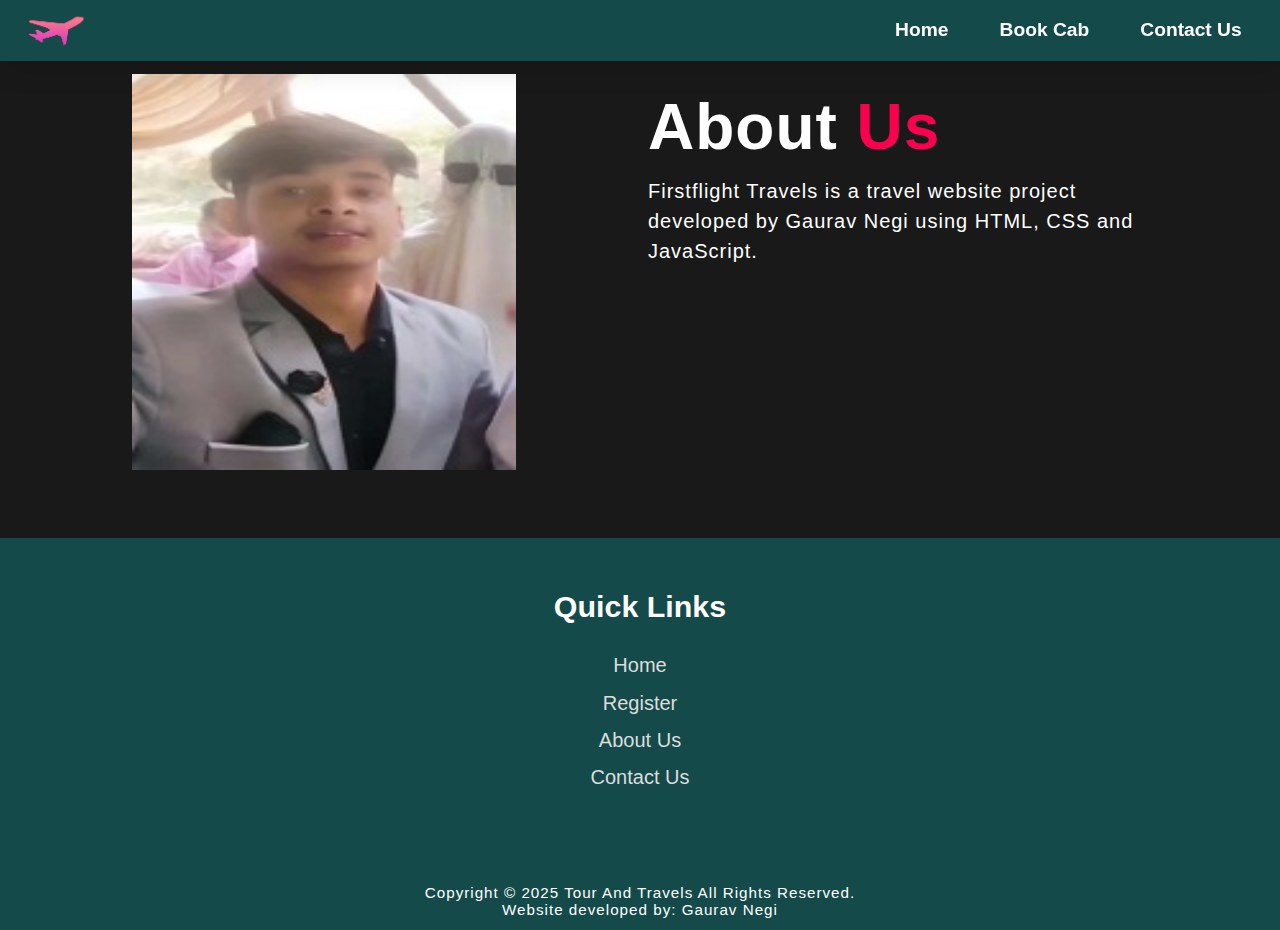
<file: about.html>
<!DOCTYPE html>
<html lang="en">
<head>
    <meta charset="UTF-8">
    <meta name="viewport" content="width=device-width, initial-scale=1.0">
     <link rel="stylesheet" type="text/css" href="style.css">
    <title>Document</title>
</head>
<body>
    <!--Navigation Bar -->

        <nav>
            <img src="images/logo.png" class="logo" alt="Logo"> 
            
            <ul class="navbar">
                <li><a href="index.html">Home</a></li>
                <li><a href="bookcab.html">Book Cab</a></li>
                 <li><a href="contact.html">Contact Us</a></li>
        
            </ul>
        </nav>
        <section class="about">
           <div class="main">
            <img src="images/IMG_20230824_234717[2].jpg" alt="My Photo">
            </div>
            <div class="abt-text">
                <h1>About <span>Us</span></h1>
                <p>Firstflight Travels is a travel website project developed by Gaurav Negi using HTML, CSS and JavaScript.</p>
               
            
           </div>   
           </section>
      
      <!--Footer-->
    

<section class="footer">

        

            <div class="footer-content">
                <h4>Quick Links</h4>
                <ul>
                    <li><a href="index.html">Home</a></li>
                    <li><a href="register.html">Register</a></li>
                    <li><a href="about.html">About Us</a></li>
                    <li><a href="contact.html">Contact Us</a></li>
                    
                </ul>
            </div>

            <div class="end">
        <p>Copyright © 2025 Tour And Travels All Rights Reserved.<br>Website developed by: Gaurav Negi</p>
    </div>
</section>
    
</body>
</html>
</file>
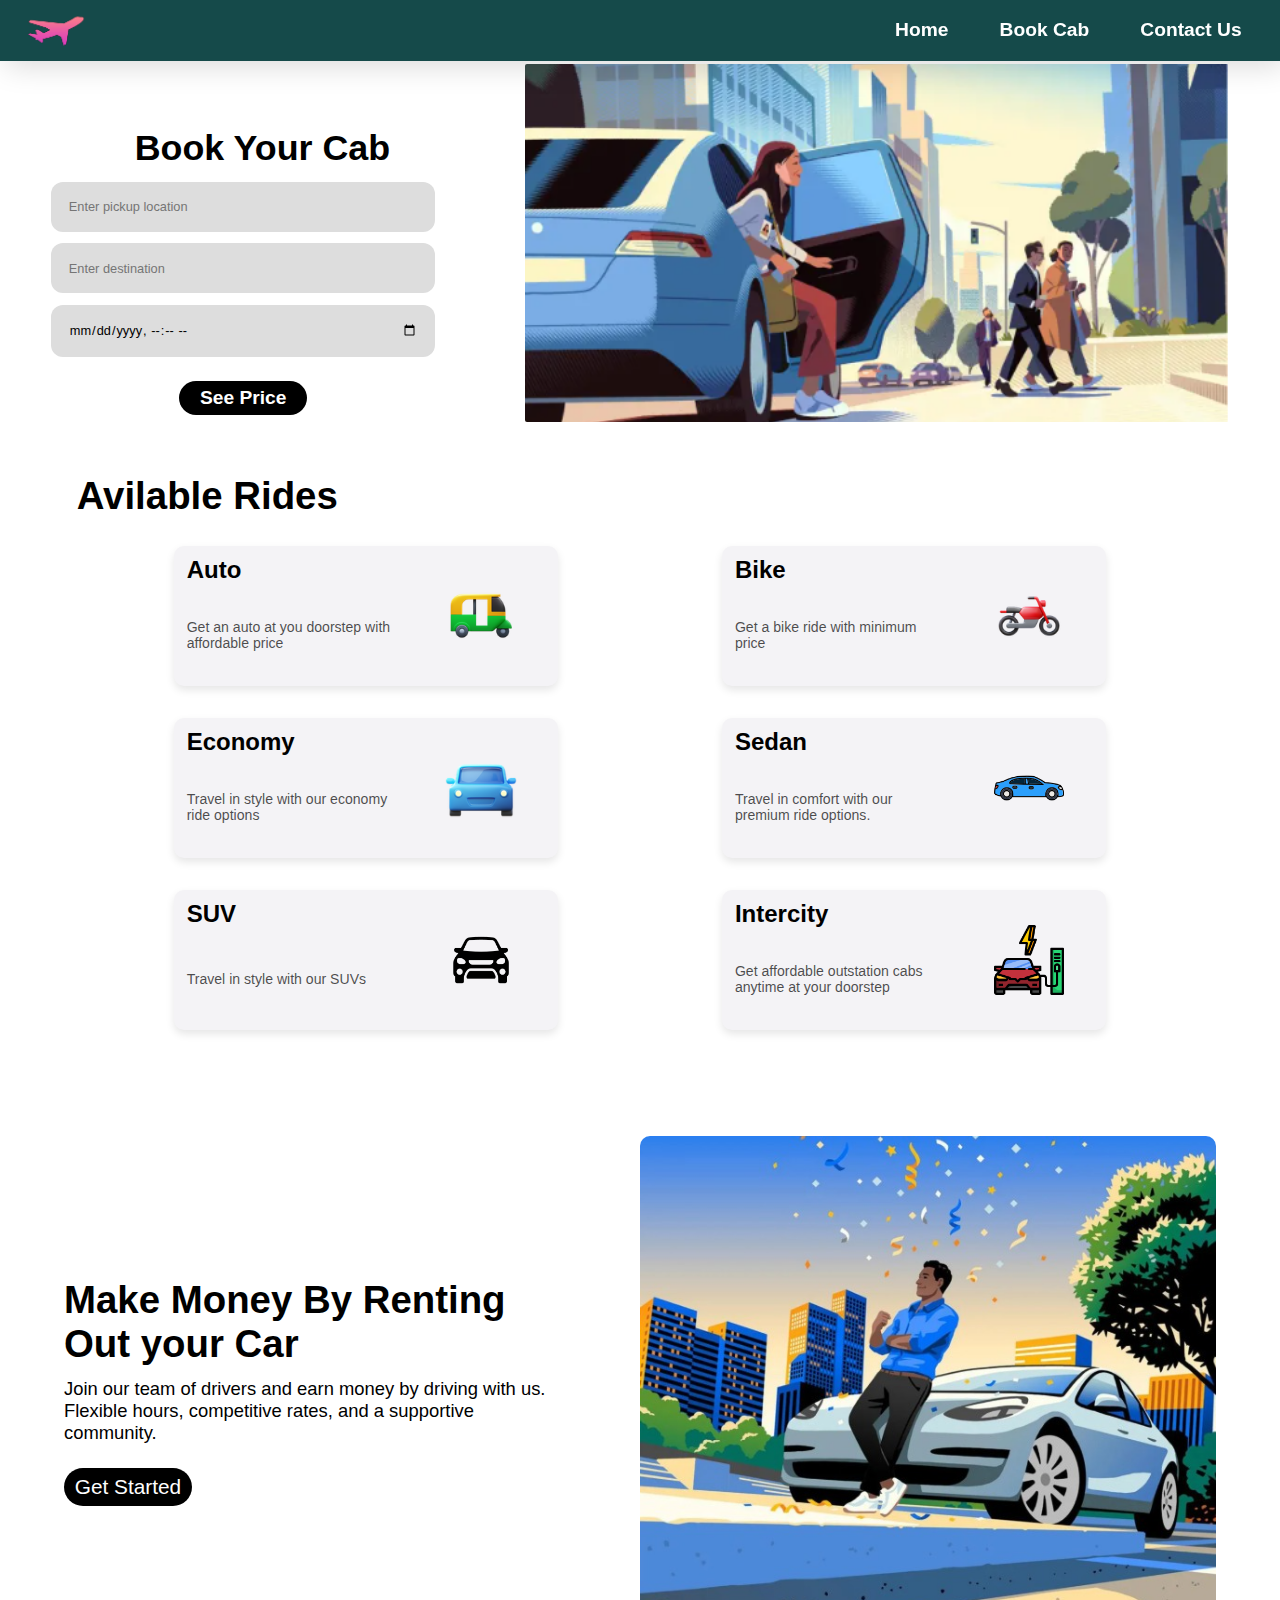
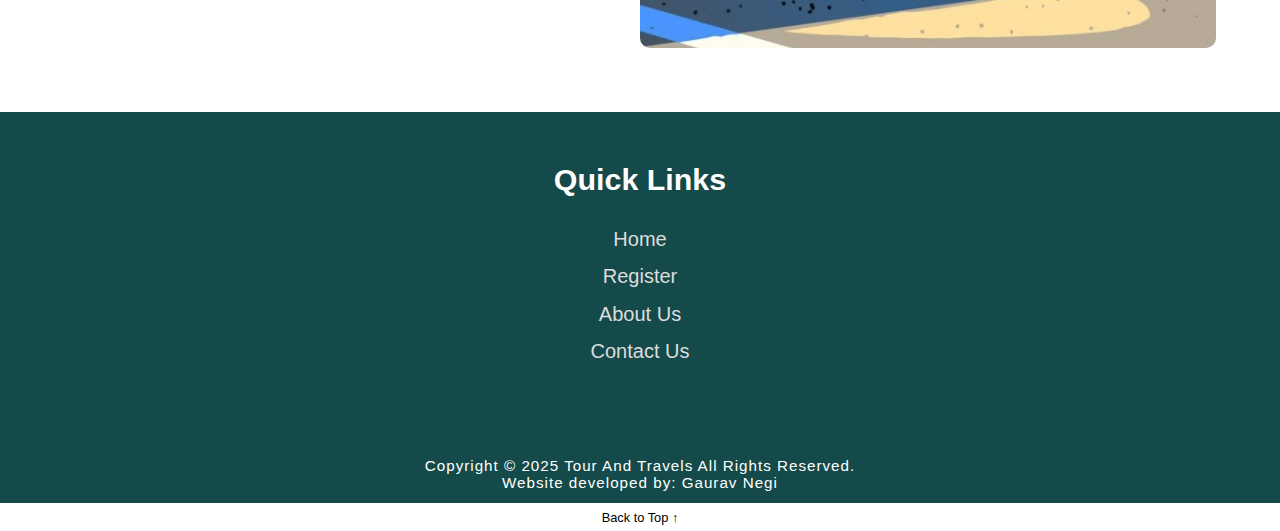
<file: bookcab - Copy.html>
<!DOCTYPE html>
<html lang="en">
<head>
    <meta charset="UTF-8">
    <meta http-equiv="Content-Security-Policy" content="default-src 'self'; script-src 'self'; style-src 'self' 'unsafe-inline';">
    <meta name="viewport" content="width=device-width, initial-scale=1.0">
    <title>Tour & Travels</title>
    <link rel="icon" href="images/logo.png">
    <link rel="stylesheet" type="text/css" href="style.css">
    <script src="script.js" defer></script>
   <script src="https://maps.googleapis.com/maps/api/js?key=YOUR_API_KEY&libraries=places&callback=initAutocomplete" async defer></script>


    <link rel="stylesheet" href="https://unpkg.com/boxicons@latest/css/boxicons.min.css">
</head>
<body>

<a id="top"></a>


     <!--Navigation Bar -->




    <div class="cabbook" id="cabbookings">
        
        <nav>
            <img src="images/logo.png" class="logo" alt="Logo"> 
            
            <ul class="navbar">
                <li><a href="index.html">Home</a></li>
                <li><a href="#about">Book Cab</a></li>
                 <li><a href="contact.html">Contact Us</a></li>
        
            </ul>
        </nav>
    
    </div>


        <!--Cab Book section-->

<section class="cabbooking">

        <section class="bookcab" id="bookcab">
            
            <div class="bookcab-content">
                <h1>Book Your Cab </h1>

                <form id="cab-form" action="" onsubmit="return validateform()">
                    <input type="text" id="pickup" name="pickup" placeholder="Enter pickup location" required>
                    <input type="text" id="destination" name="destination" placeholder="Enter destination" required>
                    <input type="datetime-local" placeholder="Enter Date and Time">
                    <button type="submit" class="btn">See Price</button>
                </form>
                <h3 id="price"></h3>
            </div>
                <div class="img-sec">
                <img src="images/{677AB3ED-6B05-476A-B50F-DD150B1A6531}.png" alt="image">
                </div>
                </section>






                <!--Ride section-->



                <section class="ride">
                    
                        <h1>Avilable Rides</h1>

                        <div class="ride-content">
                            <a href="#auto" target="_blank">
                             <div class="ride-option">
                                <div class="ride-option-a">
                                <h2>Auto</h2>
                                <p>Get an auto at you doorstep with affordable price</p>
                                </div>
                                <div class="ride-option-b">
                                    <img src="images/icons8-auto-rickshaw-100.png" alt="Auto Ride">
                                    </div>
                            </div>
                            </a>
                            <a href="#bike" target="_blank">
                             <div class="ride-option">
                                <div class="ride-option-a">
                                <h2>Bike</h2>
                                <p>Get a bike ride with minimum price</p>
                                </div>
                                <div class="ride-option-b">
                                    <img src="images/icons8-bike-100.png" alt="Bike Ride">
                                    </div>
                            </div>
                            </a>
                            <a href="#economy" target="_blank">
                        
                             <div class="ride-option">
                                <div class="ride-option-a">
                                <h2>Economy</h2>
                                <p>Travel in style with our economy ride options</p>
                                </div>
                                <div class="ride-option-b">
                                    <img src="images/icons8-car-94.png" alt="Economy Ride">
                                    </div>
                            </div>
                            </a>
                            <a href="#sedan" target="_blank">
                            <div class="ride-option">
                                <div class="ride-option-a">
                                <h2>Sedan</h2>
                                <p>Travel in comfort with our premium ride options.</p>
                                </div>
                                <div class="ride-option-b">
                                    <img src="images/sedan.png" alt="Sedan Ride">
                                    </div>
                            </div>
                            </a>
                            <a href="#suv" target="_blank">
                             <div class="ride-option">
                                <div class="ride-option-a">
                                <h2>SUV</h2>
                                <p>Travel in style with our SUVs </p>
                                </div>
                                <div class="ride-option-b">
                                    <img src="images/suv-car.png" alt="SUV Ride">
                                    </div>
                            </div>
                            </a>
                            <a href="#intercity" target="_blank">
                             <div class="ride-option">
                                <div class="ride-option-a">
                                <h2>Intercity</h2>
                                <p>Get affordable outstation cabs anytime at your doorstep</p>
                                </div>
                                <div class="ride-option-b">
                                    <img src="images/charging-station.png" alt="Intercity Ride">
                                    </div>
                            </div>
                            </a>
</section>



<!--Make Money -->



<section class="makemoney">
    <div class="makemoney-content">
        <h1>Make Money By Renting Out your Car</h1>
        <p>Join our team of drivers and earn money by driving with us. Flexible hours, competitive rates, and a supportive community.</p>
        <a href="register.html" class="btn">Get Started</a>
    </div>
    <div class="makemoney-image">
        <img src="images/makemoney.png" alt="Make Money">
    </div>
    </section>

</section>


                <!--Footer-->
    

<section class="footer">

        

            <div class="footer-content">
                <h4>Quick Links</h4>
                <ul>
                    <li><a href="index.html">Home</a></li>
                    <li><a href="register.html">Register</a></li>
                    <li><a href="about.html">About Us</a></li>
                    <li><a href="contact.html">Contact Us</a></li>
                    
                </ul>
            </div>

            <div class="end">
        <p>Copyright © 2025 Tour And Travels All Rights Reserved.<br>Website developed by: Gaurav Negi</p>
    </div>
</section>
<a href="#top" class="back-to-top">Back to Top ↑</a>
</body>
</html>
</file>
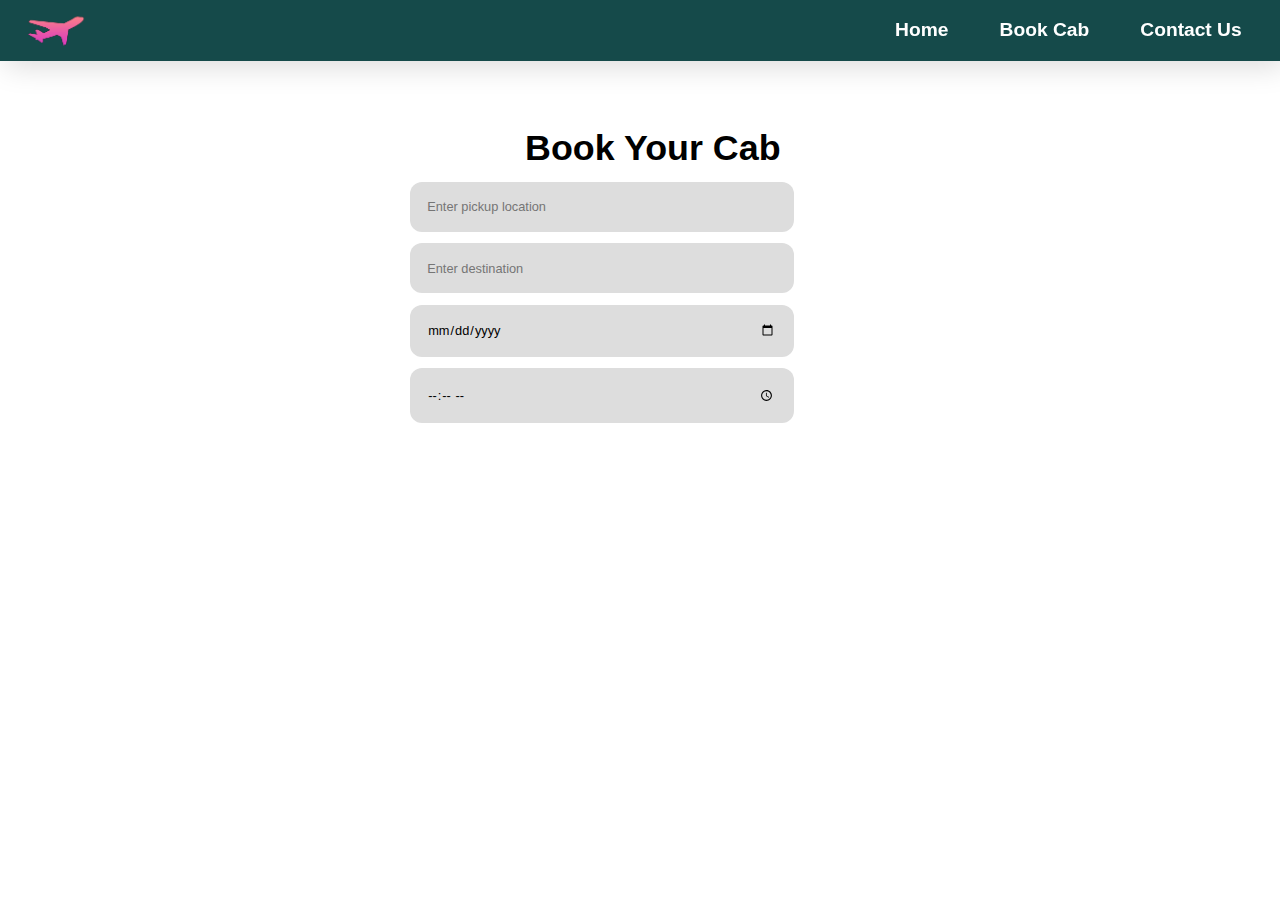
<file: bookcab.html>
<!DOCTYPE html>
<html lang="en">
<head>
    <meta charset="UTF-8">
    <meta http-equiv="Content-Security-Policy" content="default-src 'self'; script-src 'self'; style-src 'self' 'unsafe-inline';">
    <meta name="viewport" content="width=device-width, initial-scale=1.0">
    <title>Tour & Travels</title>
    <link rel="icon" href="images/logo.png">
    <link rel="stylesheet" type="text/css" href="style.css">
    <link rel="stylesheet" href="https://unpkg.com/boxicons@latest/css/boxicons.min.css">
</head>
<body>


     <!--Navigation Bar -->

    <div class="cabbook" id="cabbooking">
        <nav>
            <img src="images/logo.png" class="logo" alt="Logo"> 
            
            <ul class="navbar">
                <li><a href="index.html">Home</a></li>
                <li><a href="#about">Book Cab</a></li>
                 <li><a href="contact.html">Contact Us</a></li>
        
            </ul>
        </nav>
    


        <!--Cab Book section-->



        <section class="bookcab" id="bookcab">
            <div class="bookcab-content">
                <h1>Book Your Cab </h1>

                <form action="" onsubmit="return validateform()">
                    <input type="text" id="pickup" name="pickup" placeholder="Enter pickup location" required>
                    <input type="text" id="destination" name="destination" placeholder="Enter destination" required>
                    <input type="date"required>
                    <input type="time"required>
                </form>








                </div>
            </div>
                </section>
</file>
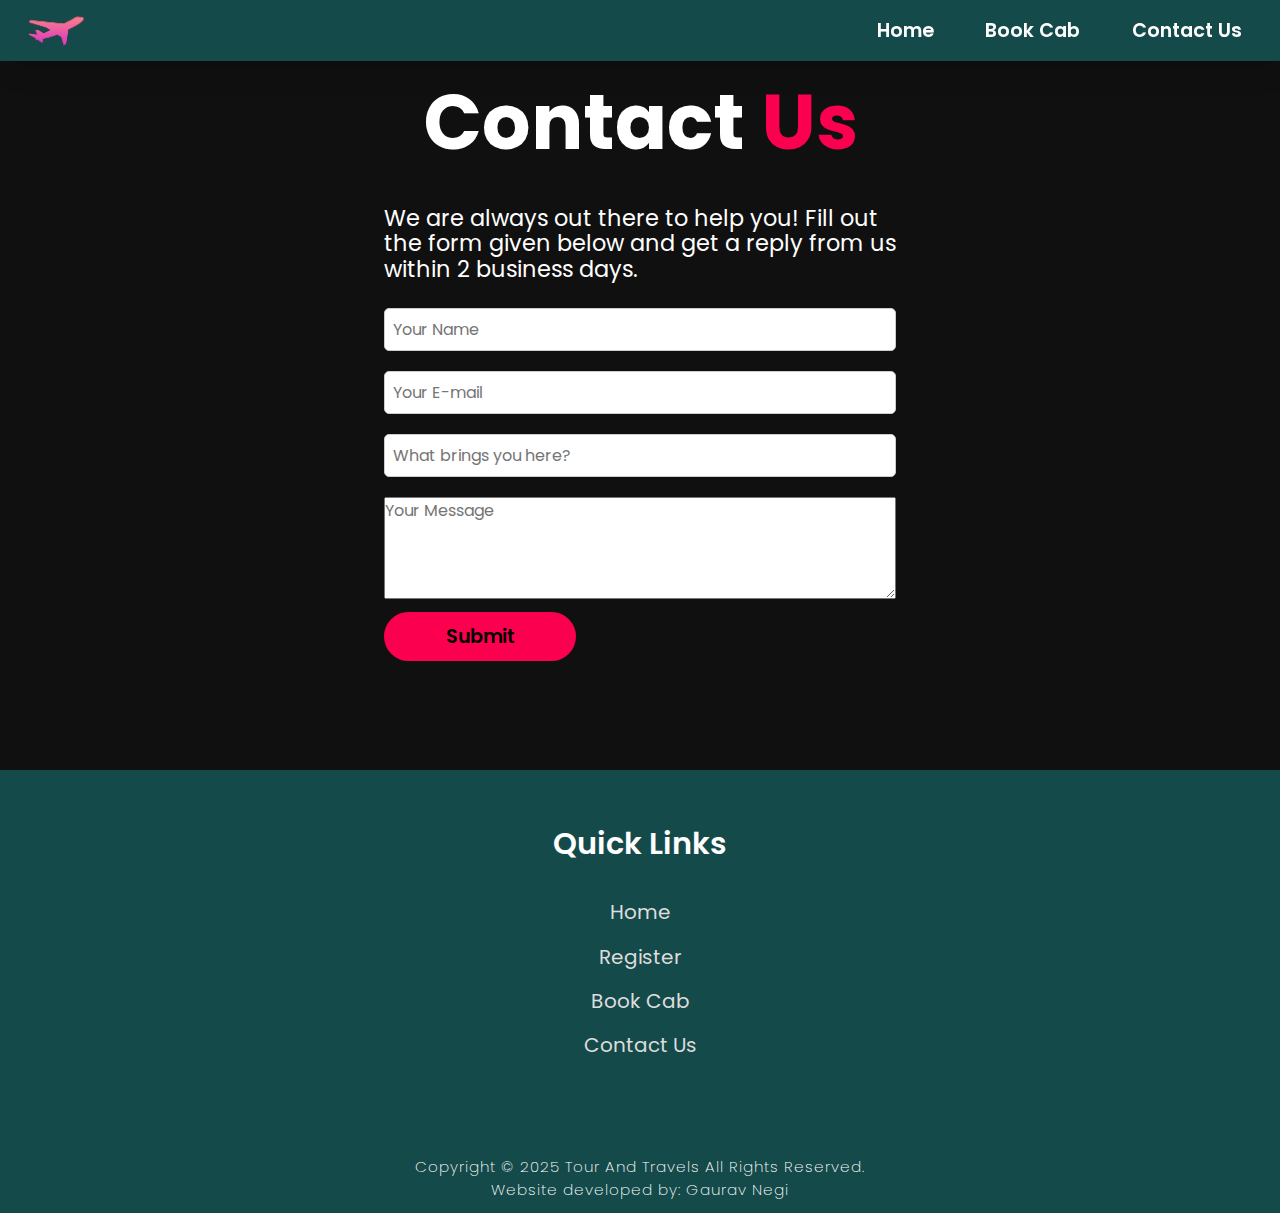
<file: contact.html>
<!DOCTYPE html>
<html lang="en">
<head>
    <meta charset="UTF-8">
    <meta http-equiv="X-UA-Compatible" content="IE=edge">
    <meta name="viewport" content="width=device-width, initial-scale=1.0">
    <title>Contact Us</title>
    <link rel="icon" href="images/logo.png">
    <link rel="stylesheet" type="text/css" href="style.css">
    <link rel="preconnect" href="https://fonts.googleapis.com">
    <link rel="preconnect" href="https://fonts.gstatic.com" crossorigin>
    <script src="script.js" defer></script>
    <link href="https://fonts.googleapis.com/css2?family=Paytone+One&family=Poppins:wght@100;200;300;400;500;600;700;800;900&display=swap" rel="stylesheet">   
    <link rel="stylesheet"
    href="https://unpkg.com/boxicons@latest/css/boxicons.min.css">
    
</head>

<body class="contactbody">
           <nav>
            <img src="images/logo.png" class="logo" alt="Logo"> 
            
            <ul class="navbar">
                <li><a href="index.html">Home</a></li>
                <li><a href="bookcab.html">Book Cab</a></li>
                 <li><a href="contact.html">Contact Us</a></li>
        
            </ul>
        </nav>

        <section class="contact">
            <div class="contact-form">
                <h1>Contact <span>Us</span></h1>
                <p>We are always out there to help you! Fill out the form given below and get a reply from us within 2 business days.</p>
            <form action="#submitted">
                <input type="text" name="myname" placeholder="Your Name" required>
                <input type="email" name="email" placeholder="Your E-mail" required>
                <input type="text" name="subject" placeholder="What brings you here?" required>
                <textarea name="message" cols="30" rows="4" placeholder="Your Message" required></textarea>
                <input type="submit" value="Submit" class="submit-btn">
            </form>
            <div id="submitted" class="success">Form Submitted Successfully!</div>

            </div>
            
        </section>

<!--Footer-->
    

<section class="footer">

        

            <div class="footer-content">
                <h4>Quick Links</h4>
                <ul>
                    <li><a href="index.html">Home</a></li>
                    <li><a href="register.html">Register</a></li>
                    <li><a href="bookcab.html">Book Cab</a></li>
                    <li><a href="contact.html">Contact Us</a></li>
                    
                </ul>
            </div>

            <div class="end">
        <p>Copyright © 2025 Tour And Travels All Rights Reserved.<br>Website developed by: Gaurav Negi</p>
    </div>
</section>

</body>
</html>
</file>
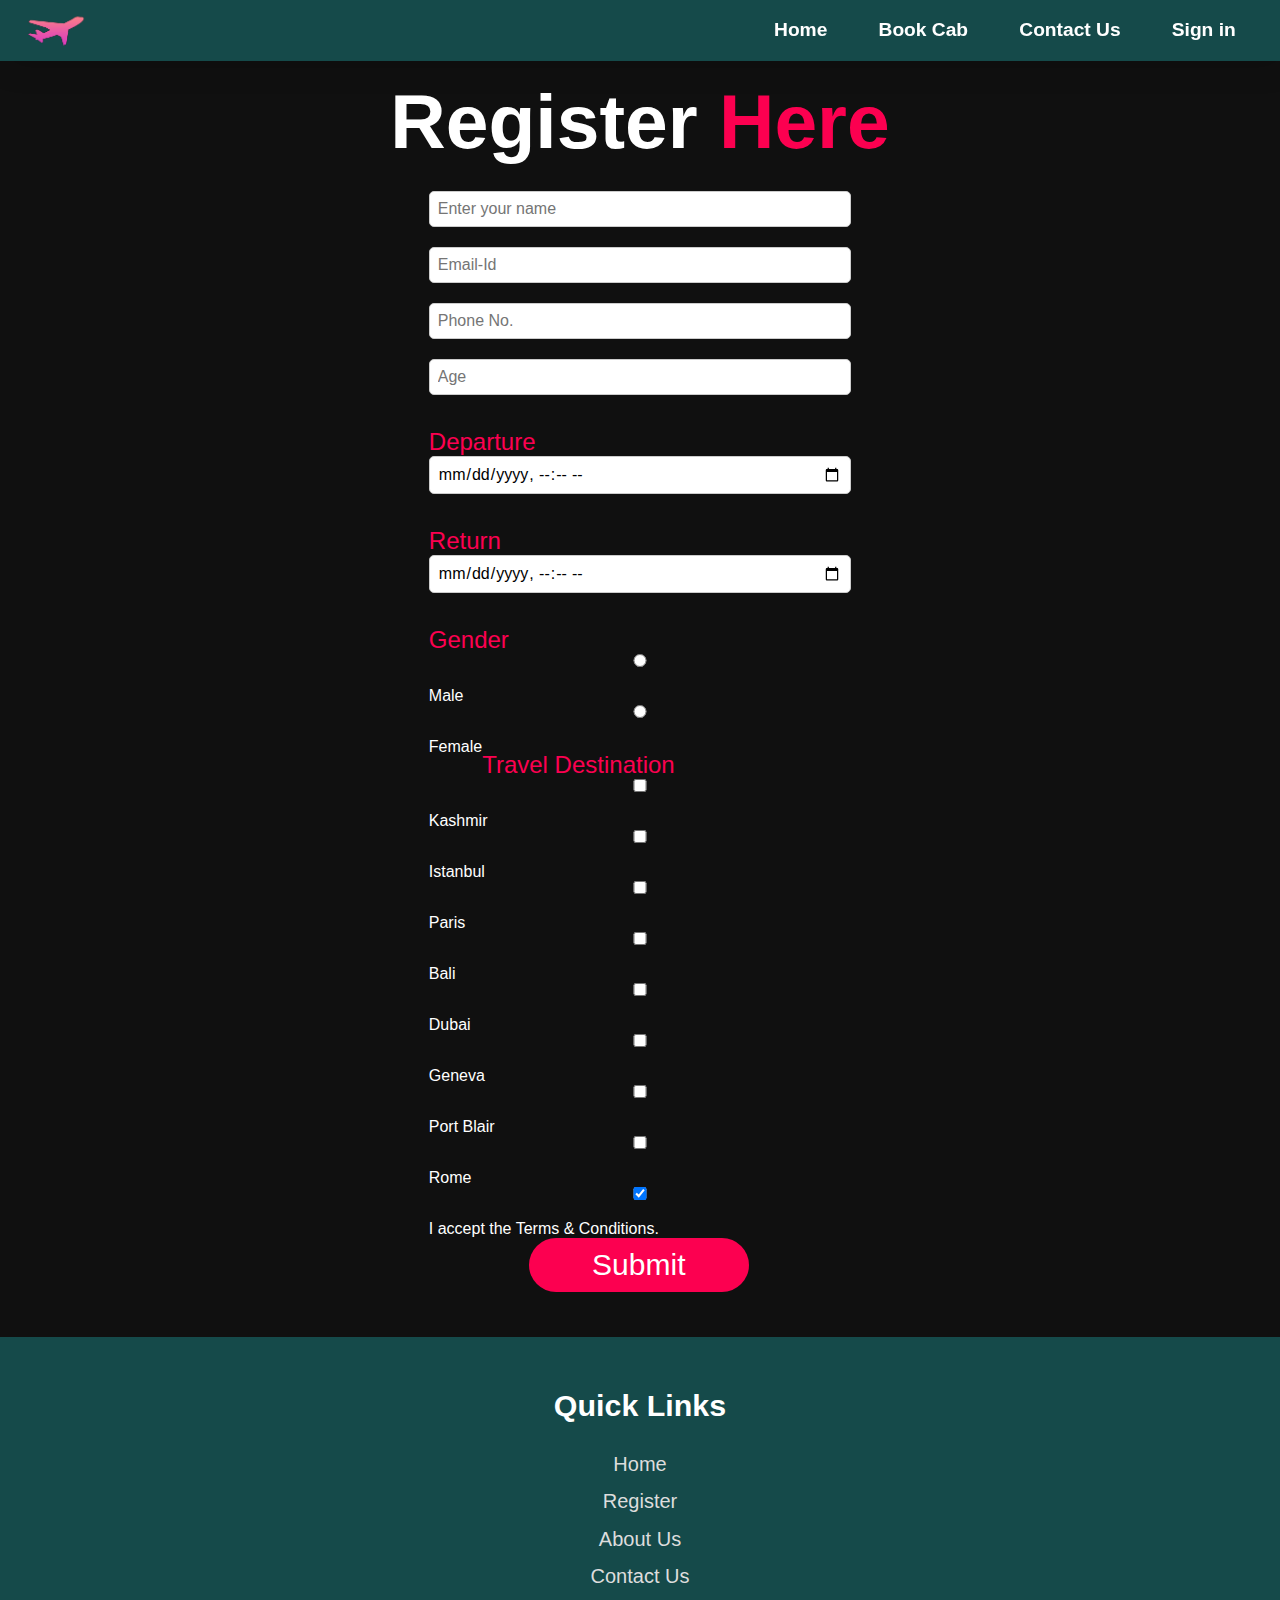
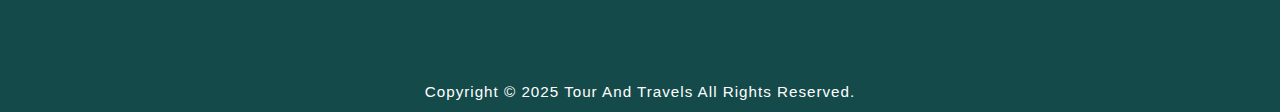
<file: register.html>
<!DOCTYPE html>
<html lang="en">
<head>
    <meta charset="UTF-8">
    <meta http-equiv="Content-Security-Policy" content="default-src 'self'; script-src 'self'; style-src 'self' 'unsafe-inline';">
    <meta name="viewport" content="width=device-width, initial-scale=1.0">
    <title>Registration Page</title>
    <link rel="stylesheet" type="text/css" href="style.css">
        <link rel="stylesheet" href="https://cdnjs.cloudflare.com/ajax/libs/font-awesome/6.7.2/css/all.min.css" integrity="sha512-Evv84Mr4kqVGRNSgIGL/F/aIDqQb7xQ2vcrdIwxfjThSH8CSR7PBEakCr51Ck+w+/U6swU2Im1vVX0SVk9ABhg==" crossorigin="anonymous" referrerpolicy="no-referrer" />

    <script src="script.js" defer></script>
    <link rel="stylesheet" href="https://unpkg.com/boxicons@latest/css/boxicons.min.css">
</head>

<body>
    <nav>
            <img src="images/logo.png" class="logo" alt="Logo"> 
            
            <ul class="navbar">
                <li><a href="index.html">Home</a></li>
                <li><a href="bookcab.html">Book Cab</a></li>
                 <li><a href="contact.html">Contact Us</a></li>
                 <li><a href="signin.html" >Sign in<div class="icon-1"><i class="fa-solid fa-user"></i></div></a></li>
        
            </ul>
        </nav>



<!--Section-->



        <section class="registration">

            <div class="register-form">

                <h1>Register <span>Here</span></h1>

                <form action="#submitted" onsubmit="return validateform()">
                    <input type="text" id="name" name="name" placeholder="Enter your name" required>
                    <input type="email" name="myemail" placeholder="Email-Id" id="" required>
                    <input type="tel" name="myphone" placeholder="Phone No." id="phonenum" required>
                    <input type="number" name="myage" placeholder="Age" id="" required>
                     <h4>Departure</h4>
                     <input type="datetime-local" name="departuredate" id="" required>
                     <h4>Return</h4>
                     <input type="datetime-local" name="returndate" id="" required>
                     <h4>Gender</h4>
                     <input type="radio" name="mygender" id="" required> Male
                     <input type="radio" name="mygender" id=""> Female
                    <h4>Travel Destination</h4>
                    <input type="checkbox" name="td" id=""> Kashmir 
                    <input type="checkbox" name="td" id=""> Istanbul
                    <input type="checkbox" name="td" id=""> Paris 
                    <input type="checkbox" name="td" id=""> Bali 
                    <input type="checkbox" name="td" id=""> Dubai 
                    <input type="checkbox" name="td" id=""> Geneva 
                    <input type="checkbox" name="td" id=""> Port Blair 
                    <input type="checkbox" name="td" id=""> Rome 
                     <input type="checkbox" name="t&c" id="" checked required> I accept the Terms & Conditions.
                    <input type="submit" value="Submit" class="submitbtn">


                </form>
                <div id="submitted" class="success">Form Submitted Successfully!</div>


            </div>



        </section>



        <section class="footer">

        

            <div class="footer-content">
                <h4>Quick Links</h4>
                <ul>
                    <li><a href="index.html">Home</a></li>
                    <li><a href="register.html">Register</a></li>
                    <li><a href="about.html">About Us</a></li>
                    <li><a href="contact.html">Contact Us</a></li>
                    
                </ul>
            </div>

            <div class="end">
        <p>Copyright © 2025 Tour And Travels All Rights Reserved.</p>
    </div>
</section>
</body>
</html>
</file>
<file: style.css>
*{padding:0;
margin:0;
box-sizing:border-box;
font-family:'poppins', sans-serif;
text-decoration: none;
list-style:none;
scroll-behavior: smooth;
}

html{
    scroll-behavior: smooth;
}


.back-to-top {
    color : black;
    font-size:clamp(0.7rem, 1vw, 1.2rem);
    display: flex;
    justify-content: center;
    padding:0.5%;
}

.back-to-top:hover {
    color: red;
    padding: 0.5%;
    transition: all 0.3s ease;
}
/* Home page */


.banner{
    width: 100%;
    height: auto;
    display: flex;
    overflow: hidden;
    align-items: center;
    justify-content: center;
}
.banner video{
    position: absolute;
    top: 0;
    left: 0;
    width: 100%;
    height: 100vh;
    object-fit: cover;
    pointer-events: none;;
}

.content{
    position: relative;
    z-index: 1;
    width: 100%;
    height:100vh;
    background-image: linear-gradient(rgba(1, 0, 5, 0.3), rgba(4, 1, 17, 0.3));
}


nav{
    position: fixed;
    width: 100%;
    height: clamp(2.8rem, 5vw, 3.8rem);
    display: flex;
    flex-wrap: nowrap;
    align-items: center;
    justify-content: space-between;
    background-color: rgb(21, 74, 74);
    box-shadow: 5px 5px 30px rgba(0, 0, 0, 15%);
}

nav .logo{
    width: clamp(2.5rem, 6vw, 3.8rem);
    height:auto;
    margin-left: 2%;
    user-select: none;
}


nav ul li{
    list-style: none;
    margin-left: clamp(0rem, 2vw, 2rem);
    display: inline-block;
    display: flex;
}

.navbar{
    display: flex;
    flex-wrap: nowrap;
    margin-right:  clamp(0.4rem, 2vw, 2rem);
}

.navbar a{
    display: flex;
    flex-wrap: nowrap;
    font-size: clamp(0.75rem, 2vw, 1.2rem);
    font-weight: 550;
    padding: clamp(0.1rem, 1vw, 0.1rem) clamp(0.1rem, 1vw, 1.2rem);
    transition: all 0.4s ease;
    text-decoration: none;
    color: rgb(255, 255, 255);
}

.navbar  a:hover{
    background: white;
    color: black;
    box-shadow: 5px 10px 30px rgb(85 85 85 / 20%);
    border-radius: 5px;
}


.navbar  a.active {
  color: black;
}

.title{
    text-decoration: none;
    color: rgb(255, 255, 255);
    margin-top:15%;
    text-align: center;
    vertical-align: center;
}
.icon-1{
    
    margin-left: 0.37rem;
    font-size: clamp(0.7rem, 2, 1.1rem);
}
.title  h1 {
font-size: 10vh;
font-weight: 750;
text-shadow: 2px 2px black;
transition: ease 0.3s;
user-select: none;
}

.title  h1:hover {
   
    color:transparent;
    -webkit-text-stroke: 2px white;
    text-shadow:none;
}

.title  p {
    user-select: none;
    font-size: 5vh;
}

.button {
    margin-top: 5vh;
    font-size: clamp(1.2rem, 2.5vw, 2rem);
    display: inline-block;
    padding: 0.62rem 1.87rem;
    color: rgb(21, 74, 74);
    background-color: white;
    border-radius: 15px;
    text-decoration: none;
    transition: ease 0.3s;
}

.button:hover {
    transform: scale(1.1);
    color:white;
    background-color: rgb(21, 74, 74);
    box-shadow: 5px 10px 30px rgba( 0, 0, 0, 0.4);
}




/*Service Section*/




.services{
    user-select: none;
    width: 100%;
    height: 100%;
    padding: 3.12rem 0rem;
}

.services  h1 {
    text-align: center;
    margin-bottom:clamp(2rem, 4vw, 3.12rem);
    font-size: clamp(1.4rem, 5vw, 2.2rem);
    font-weight: 700;
}
.services-container {
    padding-left: clamp(0.1rem, 5%, 10%);
    padding-right: clamp(0.1rem, 5%, 10%);
    display: flex;
    justify-content:space-evenly;
    align-items: center;
}

.service1{
    background-color:white;
    display: flex;
    flex-direction: column;
    justify-content: center;
    flex-wrap: wrap;
}

.service1 img{
    width: clamp(7rem, 18vw, 20rem);
    height: clamp(6rem, 12vw, 13rem); 
    padding-left: clamp(0.1rem, 1vw, 0.62rem);
    padding-bottom: clamp(0.1rem, 1vw, 0.62rem);
    object-fit: cover;
    border-radius: 10px;
    margin-bottom: 0.62rem;
}
.service1 p{
    font-family:'Times New Roman', Times, serif;
    padding: clamp(0.1rem, 1vw, 0.62rem);
    font-size: clamp(0.5rem, 1.5vw, 1rem);
    width: clamp(7rem, 25vw, 18.75rem);
    text-align:justify;
    
}

.service1 h3{
    padding-left: clamp(0.1rem, 1vw, 0.62rem);
   font-size: clamp(0.8rem, 2vw, 1.35rem);
}



/*LOCATIONS*/



.location-content {
    display: flex;
    justify-content: space-around;
    flex-wrap: wrap;
}

.col-content{
    position: relative;
    filter:brightness(95%);
    transition: all 0.3s cubic-bezier(0.445,0.05,0.55,0.95);

}


.col-content  img {
margin-bottom: clamp(1rem, 2.5rem, 2.5rem);
height:clamp(16rem, 31vw, 31rem);
border-radius: 27px;
width:100%;
}


 .location-title  h2 {
    text-align: center;
    font-size: clamp(2rem, 3vw, 2.5rem);
    font-weight: 800;
    padding-bottom: clamp(1rem, 2vw, 1.5rem);
    padding-top: clamp(1rem, 5vw, 4.7rem); 
    line-height: 2;
    user-select: none;
}


.col-content  h5 {
     font-size: clamp(1.2rem, 2vw, 1.6rem); 
    color:white;
    font-weight: 500;
    left: 1.25rem;
    bottom: clamp(5rem, 8vw, 6.6rem); 
    position: absolute;
    cursor: pointer;
}

.col-content  p{
    position: absolute;
    font-size: clamp(1rem, 1.5vw, 1.25rem);
    color: white;
    left: 1.25rem;
    bottom: clamp(4rem, 6vw, 5rem);
    cursor: pointer;

}

.col-content:hover{
    filter: brightness(120%);
    transform: scale(1.07);
    cursor: pointer;
}





/* Packages */

.package-title{
    text-align: center;
}

.package-title h2{
   font-size: clamp(2rem, 3vw, 2.5rem);
    font-weight: 650;
    padding-top: clamp(1.5rem, 6vw, 4.7rem); 
    padding-bottom: clamp(0.5rem, 1vw, 0.7rem);
    line-height: 2;
}

.package-content{
    display: flex;
    justify-content: space-around;
    flex-wrap: wrap;
}

.image{
    position: relative;
    transition: all 0.3s cubic-bezier(0.445,0.05,0.55,0.95);
    cursor: pointer;
    filter: brightness(95%);
}

.image img{
    width: 100%;
    height: clamp(16rem, 31vw, 31rem);
    border-radius: 30px;
}

.image h3{
    color: white;
    position: absolute;
    font-size: clamp(1rem, 2.5vw, 1.9rem);
    font-weight: 600;
    text-align: center;
    top: clamp(0.4rem, 1vw, 0.7rem);    
    right: clamp(1rem, 2vw, 1.25rem);
}

.dest-content{
    display: flex;
    flex-wrap: wrap;
    justify-content: space-between;
    align-items: center;
    padding-top: clamp(0.5rem, 2vw, 1rem); 
    margin-bottom: clamp(2rem, 6vw, 3.1rem);
}

.location h4{
    font-size: clamp(1.1rem, 2vw, 1.6rem);
    letter-spacing: 1px;
    font-weight: 600;
    margin-bottom: 0.12rem;
    margin-left: 0.3rem;
}

.pac-details li{
    font-size: clamp(0.70rem, 1.5vw, 1.2rem);
    color: #4c4c4c;
    margin-left: 1.2rem;
    margin-bottom: 2px;
    list-style-type: disc;
}

.image:hover{
    filter: brightness(120%);
    transform: scale(1.03);
}



/*SERVICES*/


.container{
   margin-bottom: clamp(3rem, 6vw, 5rem);
}
.text  h2{
    font-size: clamp(1.6rem, 4vw, 2.6rem);
    font-weight: 650;
    margin-top: clamp(1rem, 3vw, 2.5rem);
    margin-bottom: clamp(0.5rem, 2vw, 1rem);
    line-height: 2;
    text-align: center;
    user-select: none;

}

.rowitems{
    display: flex;
    flex-wrap: wrap;
    justify-content: space-evenly;
    gap: clamp(1.4rem, 2vw, 1.6rem);
    align-items: center;
    text-align: center;
    margin-top: clamp(1rem, 2vw, 1.25rem);
    margin-left: clamp(1rem, 2vw, 1.9rem);     
    margin-right: clamp(1rem, 2vw, 1.9rem); 
    margin-bottom: clamp(0.4rem, 1.2vw, 0.6rem);
    user-select: none;
}

.container-box{
     border: 1px solid #d3d3d3;
    border-radius: 5px;
    width: clamp(10rem, 22vw, 22rem);
    padding: clamp(2rem, 5vw, 3.1rem) clamp(0.5rem, 2vw, 1rem);
    transition: all 0.7s ease 0s;
    cursor: pointer;
}

.container-image img{
    height: clamp(4.5rem, 8vw, 6.25rem);   
    width: clamp(4.5rem, 8vw, 6.25rem);    
    padding: clamp(0.2rem, 1.5vw, 0.7rem); 
    margin-bottom: clamp(0.7rem, 2vw, 0.9rem);
}

.container-box h4{
    font-size: clamp(1rem, 2.2vw, 1.25rem); 
    margin-bottom: clamp(0.1rem, 0.5vw, 0.3rem);
    font-weight: 550;
}

.container-box p{
    font-size: clamp(0.8rem, 2vw, 1rem); 
    justify-content: center;
    color: #808080;
}


.container-image:hover{
    transform: scale(1.3);
    transition:0.5s ease;

}



/*FOOTER*/



.footer{

    background-color: rgb(21, 74, 74);
}

.foot{
    padding: clamp(1rem, 3vw, 1.5rem) 0;
    
}

.footer-content{
    padding: clamp(1rem, 3vw, 1.25rem);
    text-align: center;
    
}


.footer-content  h4{
    margin-top: clamp(1.2rem, 4vw, 1.9rem);
    font-size: clamp(1.4rem, 3vw, 1.9rem);
    font-weight: 600;
    color: white;
    margin-bottom: clamp(1.25rem, 4vw, 1.9rem);
    user-select: none;

}


.footer  ul  li {
    margin-bottom: clamp(0.4rem, 2vw, 0.9rem);
}


.footer-content  ul  li  a {
    color: #dddddd;
    font-size: clamp(1rem, 2vw, 1.25rem); 
    transition: ease 0,30s;

}

.footer ul li a:hover{
    transform: translate(6px);
    color: white;
}

.end{
    text-align: center;
    padding-top: clamp(1rem, 6vw, 3.75rem);
    padding-bottom: clamp(0.5rem, 2vw, 0.75rem);
}

.end p{
    font-size: clamp(0.7rem, 1.5vw, 0.95rem);
    color: white;
    letter-spacing: 1px;
    font-weight: 200;
}










/*REGISTRATION FORM*/





.registration {
    background-color:#101010;
    height: 100%;
}




.register-form{
    padding-top:clamp(3.5rem, 6vw, 5rem);
    width: 100%;
    height: 100%;
    display: flex;
    flex-direction: column;
    align-items: center;
    justify-content: center;
    user-select: none;

}
.register-form h1 {
    font-size: clamp(2.5rem, 6vw, 5rem);
    color:white;
    margin-bottom: clamp(0.7rem, 1vw, 1.1rem);

}

.register-form  h1  span {
    color:#fc0050;
}

.register-form form {
    display: flex;
    flex-wrap: wrap;
    width: 100%;
    max-width:clamp(20rem, 35vw, 40rem);
    padding: clamp(0.5rem, 1vw, 1rem);
    outline: none;
    border: none;
    color: white;
    margin-bottom: clamp(0.5rem, 1vw, 1.5rem);
    border-radius: 15px;
}
.register-form form input{  
    font-size: clamp(0.8rem, 2vw, 1rem);
}

.register-form h4{
    padding-right:clamp(0.3rem, 1vw, 1rem);
    font-size: clamp(1.1rem, 2vw, 1.5rem);
    font-weight: 500;
    margin-top:clamp(0rem, 1vw, 0.8rem);
    color: #fc0050;
}


.success {
      display: none;
      color: green;
      margin-top: 10px;
    }
#submitted:target {
      display: block;
      animation: fadeout 3s forwards;
    }

.register-form form .submitbtn{
    margin-left: 100px;
    display: inline-block;
    color: white;
    background-color: #fc0050;
    font-size: 30px;
    font-weight: 600px;
    border: 2px solid transparent;
    border-radius: 60px;
    width: 220px;
    cursor: pointer;
    transition: ease 0.2s;
}

.register-form form .submitbtn:hover{
    border: 2px solid #fc0050;
    background-color: transparent;
    transform: scale(1.1);
}


/* Contact Us */



.contactbody{
    background-color: #101010;
    background-repeat: no-repeat;
    background-size: cover;
    
}

.contact{
    padding: 4rem 0rem;
    height:100%;
}

.contact-form{
    width: 100%;
    height: 100%;
    display: flex;
    flex-direction: column;
    align-items: center;
    justify-content: center;
}

.contact-form h1{
    font-size: clamp(2.5rem, 6vw, 5rem);
    color: white;
    user-select: none;
    margin-bottom: clamp(0.7rem, 1vw, 1rem);
}

.contact-form h1 span{
    color:#fc0050;
}

.contact-form p{
    flex-wrap:wrap;
    user-select: none;
    padding: clamp(0.5rem, 1vw, 1rem);
    max-width:clamp(20rem, 42vw, 40rem);
    color: white;
    line-height:clamp(1.2rem, 2vw, 2rem);
    font-size:clamp(0.9rem, 2vw, 1.4rem);
}


.contact-form form  {
    display: flex;
    flex-direction: column;
    width: 100%;
    max-width:clamp(20rem, 42vw, 40rem);
    padding: clamp(0.5rem, 1vw, 1rem);
    outline: none;
    color: white;
    margin-bottom: clamp(0.5rem, 1vw, 1.5rem);
    border-radius: 10px;
}

.contact-form form input{
    font-size: clamp(0.7rem, 2vw, 1rem);
}

.contact-form form textarea{
    font-size: clamp(0.7rem, 2vw, 1rem);
    resize:vertical;
    max-width:clamp(20rem, 42vw, 40rem);
    margin-bottom: clamp(0.5rem, 1vw, 1rem);
}

.contact-form form .submit-btn{
    display: inline-block;
    background-color: #fc0050;
    font-size: clamp(0.7rem, 2vw, 1.2rem);
    font-weight: 600;
    border: 2px solid transparent;
    border-radius: 40px;
    width: clamp(7rem, 15vw, 15rem);
    cursor: pointer;
    transition: ease 0.30s;

}

.contact-form form .submit-btn:hover{
    border: 2px solid #fc0050;
    color:white;
    background-color: transparent;
    transform: scale(1.1);

}




/*Book Cab Section*/



.cabbooking{
       background-color:rgba(0, 0, 0, 0);
}
.bookcab{
    
    display:flex;
    justify-content: center;
    height: clamp(16rem, 33vw, 32rem);
    margin-bottom: clamp(1rem, 3vw, 4rem);
   

}

.bookcab-content {
    width: clamp(15rem, 40vw, 50rem);
    margin-right: clamp(0rem, 1%, 4rem);
    padding-top: clamp(4.5rem, 10vw, 8.5rem); 
    margin-left: clamp(0.1rem, 3vw, 5rem);
    justify-content: center;
   
}

.img-sec{
    margin-right:clamp(2%, 4%, 4%);
    margin-left: clamp(0.1%, 2%, 5%);
    padding-top:clamp(3rem, 5vw, 5rem);


}

.img-sec img{
    width: clamp(13.5rem, 55vw, 70rem);
    height: clamp(12.5rem, 28vw, 30rem); 
    object-fit: cover;
    border-radius: 2px;
}




.bookcab-content  h1{
    justify-content: center;
    user-select: none;
    text-align: center;
    font-size: clamp(1.1rem, 2.8vw, 3rem);
    color: black;
}

.bookcab-content  form {
    max-width: clamp(10rem, 30vw, 30rem);
    display: flex;
    flex-direction: column;
    align-items: center;
    justify-content: center;
    margin: clamp(0.1rem, 1vw, 1.6rem);
    
}


.bookcab-content  form input{
    width: 100%;
    min-width: fit-content;
    padding:clamp(0.2rem, 1.8vw, 1.1rem);
    border: none;
    outline: none;
    background-color:#dddddd;
    font-size: clamp(0.6rem, 1vw, 1rem);
    margin-bottom:clamp(0.4rem, 1vw, 0.7rem);
    border-radius:clamp(6px, 1vw,12px);
}


.bookcab-content  form button{
    color: white;
    background-color: black;
    font-size:clamp(0.6rem, 2vw, 1.2rem);
    font-weight: 600;
    border: 0.4rem solid transparent;
    border-radius: 40px;
    width:clamp(5rem, 10vw, 10rem);
    cursor: pointer;
    user-select: none;
    text-align: center;
    margin-top:clamp(0.4rem, 1vw, 0.8rem);
    
}

.bookcab-content form button:hover{
    transform: scale(1.05);
    transition: ease 0.4s;
}





/* Ride Section */




.ride {
    width: 100%;
    padding:clamp(0.6rem, 1vw, 0.8rem); ;
}

.ride h1 {
    color: black;
    font-size: clamp(1.5rem, 3vw, 2.5rem);
    margin-left: clamp(1rem, 5vw, 5rem);
}

.ride h2 {
    font-size:  clamp(1.1rem, 2vw, 1.5rem);
    margin-top: clamp(0.4rem, 1vw, 0.6rem);
    margin-left: clamp(0.5rem, 1vw, 0.8rem);
}
.ride p {
    font-size: clamp(0.8rem, 1.1vw, 1rem);
    margin: 0.5rem;
    margin-left:clamp(0.6rem, 1vw, 0.8rem);
   
}


.ride-content {
    display: flex;
    margin: clamp(0.4rem, 1vw, 1.5rem);
    flex-wrap: wrap;
    justify-content: space-evenly;
}

.ride-option {
    background-color: #f4f3f6;
    width: clamp(20rem, 30vw, 25rem);
    height: clamp(4rem, 20vw, 8.75rem);
    display: flex;
    justify-content:space-evenly;
    margin: clamp(0.5rem, 2vw, 1rem);
    border-radius: 10px;
    box-shadow: 0 4px 8px rgba(0, 0, 0, 0.1);
    transition: transform 0.3s ease;
    box-sizing: border-box;
}
.ride-option-a{
    width: 60%;
    display: flex;
    flex-wrap: wrap;
}

.ride-option-b{
    width: 40%;
    display: flex;
    align-items: center;
    justify-content: center;
}
.ride-option-b img {
   width: clamp(3rem, 6vw, 4.5rem); 
    height: clamp(3rem, 6vw, 4.5rem);
}

.ride-content  a{
    color: black;
    cursor: pointer;
}

.ride-option:hover {
    transform: scale(1.06);
}

.ride-option-a p{
    color:rgba(0, 0, 0, 0.7);
}








/* Make Money Section */






.makemoney {
    margin: clamp(0.5rem, 5vw, 5%);
    display:flex;
    justify-content: space-between;
    justify-content: center;
    height: clamp(18rem, 50vw, 32rem);
}

.makemoney-content {
    padding-right:clamp(2%, 6vw, 7%);
    display: flex;
    flex-direction: column;
    user-select: none;
    justify-content: center;
    width: 50%;
}

.makemoney-content h1 {
    font-size:clamp(1.03rem, 3vw, 3rem);
    color: black;
    margin-bottom:clamp(0.5rem, 1vw, 1.3rem);
}

.makemoney-content p {
    font-size:clamp(0.6rem, 1.5vw, 1.15rem);
    color: black;
    margin-bottom:clamp(0.6rem, 2vw, 1.5rem);
}

.makemoney-content a {
    display: inline-block;
    color: white;
    background-color: black;
    font-size:clamp(0.6rem, 2vw, 1.3rem);
    border: 7px solid transparent;
    border-radius: 40px;
    width:clamp(5rem, 10vw, 12rem);
    cursor: pointer;
    text-align: center;
}

.makemoney-content a:hover {
    transform: scale(1.05);
    transition: ease 0.4s;
    text-decoration: none;
}

.makemoney-image{
    justify-content: center;
    width: 50%;

}

.makemoney-image img {
    width: 100%;
    height: 100%;
    object-fit: cover;
    border-radius: 10px;
}




/*About us*/





.about{
    background-color: #191919;
    width: 100%;
    padding: clamp(3rem, 5vw, 4.875rem) 0rem;
    display: flex;
    flex-wrap: wrap;
    justify-content: space-evenly;
}

.main img{
    margin-top: clamp(0.3rem, 1vw, 0.6rem);
    width: clamp(20rem, 30vw, 30rem);
    height: clamp(12rem, 31vw, 30rem);
}

.abt-text{
   width: clamp(20rem, 40vw, 31.25rem);
    margin-top: 2%;
    user-select: none;

}

.abt-text h1{
    font-size: clamp(3rem, 5vw, 4.375rem);
    color: white;
    margin-bottom: clamp(0.75rem, 1vw, 1.25rem);
    letter-spacing: 1px;
}

.abt-text h1 span{
    color: #fc0050;
    letter-spacing: 1px;
}

.abt-text p{
    color: white;
    font-size: clamp(1.1rem, 2vw, 1.25rem);
    margin-bottom: clamp(1.5rem, 5vw, 2.8125rem);
    line-height: clamp(1.4rem, 3vw, 1.875rem);
    letter-spacing: 1px;
}




/*Sign in   Tab*/




.popup {

    position: fixed;
    width: 100%;
    height: 100%;
    background: transparent;
    display: flex;
    justify-content: center;
    align-items: center;
}

.popupcontent {
    user-select: none;
    width: 370px;
    background: #fff;
    border-radius: 8px;
    padding: 25px;

}

.close{
    position:absolute;
    cursor: pointer;
    top: 20px;
    right:clamp(1.2rem, 5vw, 3.5rem);
    justify-content: right;
    font-size:clamp(1.5rem, 2vw, 2rem);    
}
.close.active{
    color: red;
}
.tabs{
    display: flex;
    justify-content: space-between;
    margin-bottom: 20px;
    border-bottom: 1px solid #ddd;
}

.tabs button{
    background: none;
    border: none;
    padding-bottom:4%;
    padding-right: 11%;
    padding-left: 11%;
    font-size: 14px;
    color: #666;
    width:auto;
}

.tabs button.active{
    border-bottom: 3px solid #000;
    color:#000;
}

input {
    width: 100%;
    padding: 8px;
    margin-bottom: 20px;
    border: 1px solid #ccc;
    border-radius: 5px;
    font-size: 12px;
}
input:focus {
    outline: solid .5px;
}

.popup-content label{
    font-size: 10px;
}
.password-container {
    position: relative;
    width: 100%;
    max-width:350px;
}

.passowrd-container input{
    width: 100%;
    padding: 5px 40px 5px 40px;
    font-size: 14px;

}

.toggle-password {
  position: absolute;
  right: 10px;
  top: 30%;
  transform: translateY(-50%);
  cursor: pointer;
  font-size: 18px;
  user-select: none;
}

#toggle-password:active{
    font-size:16px;
    color:red;
    background-color: none;
}

button.continue{
    width: 100%;
    border: none;
    background-color: #ffd700;
    color: black;
    font-size: 13px;
    padding: 8px;
    border-radius: 5px;
    text-align: center;
}
button.continue:hover {
    background-color: #ffeb3b;
    transition: background-color 0.3s ease;
}

button.continue:active {
  background-color:#d6b738; 
  transform: scale(0.99);   
}

.divider {
    display: flex;
    align-items: center;
    margin: 20px 0;
    color:#888;
}

.divider::before,.divider::after {
    content: "";
    flex: 1;
    height: 1px;
    background-color: #ddd;
}

.divider span{
    color: black;
    font-size: 13px;
}

.google-btn{
    display: flex;
    align-items: center;
    justify-content: center;
    border: 0.01px solid transparent;
    transition: border-color 0.3s ease;
    width: 100%;
    padding: 5px 0;
    border-radius: 5px;
    font-size: 12px;
    cursor: pointer;
    margin-bottom: 15px;
}
.google-btn img {
    width: 15px;
    height: 15px;
    margin-right: 8px;
}

.google-btn:hover {
    border-color:cornflowerblue;
}
.google-btn:active {
    transform: scale(0.99);
    background-color: #e0e0e0;
}

.forgot-password{
    display: flex;
    justify-content: center;
    font-size: 13px;
    color:deepskyblue;
}
.forgot-password:hover {
    text-decoration: underline;
    cursor: pointer;
}
</file>
